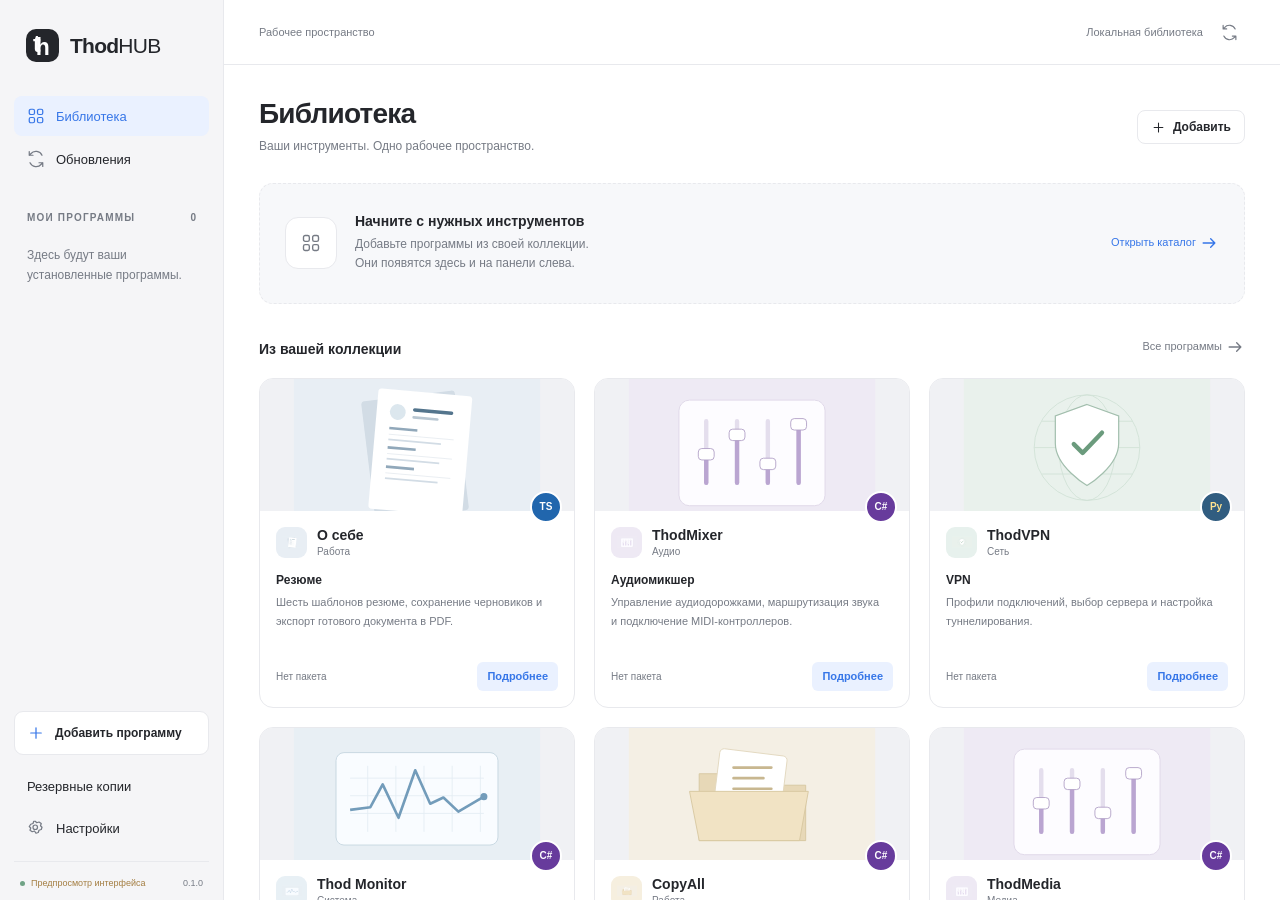
<file: rust-hub/wwwroot/index.html>
<!doctype html>
<html lang="ru">
<head>
  <meta charset="UTF-8">
  <meta name="viewport" content="width=device-width, initial-scale=1">
  <meta http-equiv="Content-Security-Policy" content="default-src 'self'; script-src 'self'; style-src 'self'; img-src 'self' data: https://raw.githubusercontent.com; frame-src https://*.thodhub.local; connect-src 'self'; object-src 'none'; base-uri 'none'">
  <title>ThodHUB</title>
  <link rel="stylesheet" href="styles.css">
  <script src="app.js" defer></script><script src="backups.js" defer></script>
</head>
<body>
  <div class="shell">
    <aside class="sidebar" aria-label="Навигация">
      <a class="brand" href="#library" aria-label="ThodHUB — библиотека"><span class="brand-mark">t<span>h</span></span><span>Thod<span class="brand-light">HUB</span></span></a>
      <nav id="main-nav"></nav>
      <div class="section-label">МОИ ПРОГРАММЫ <span id="installed-count">0</span></div>
      <div id="app-list" class="app-list" aria-label="Установленные программы"></div>
      <div class="sidebar-bottom">
        <button id="hub-update" class="hub-update" hidden><span class="hub-update-icon"></span><span class="hub-update-text"><strong>Обновление хаба</strong><small id="hub-update-version"></small></span></button>
        <button id="add-app" class="add-app"></button>
        <button id="backup-nav" class="nav-item" data-backups>Резервные копии</button><button id="settings-nav" class="nav-item"></button>
        <div class="sidebar-foot"><span class="status-dot"></span><span id="foot-state">На вашем компьютере</span><span id="hub-version">0.2.4</span></div>
      </div>
    </aside>
    <main id="main" tabindex="-1">
      <header class="toolbar"><div id="breadcrumb">Рабочее пространство</div><div class="toolbar-actions"><span id="sync-label">Локальная библиотека</span><button id="refresh" class="icon-button" aria-label="Обновить каталог" title="Обновить каталог"></button></div></header>
      <div id="notice" role="status" hidden></div>
      <section id="page"></section>
      <section id="module-area" hidden><div id="module-toolbar"></div><iframe id="module-frame" title="Программа" sandbox="allow-scripts allow-modals"></iframe></section>
    </main>
  </div>
  <dialog id="catalog-dialog" aria-labelledby="catalog-title">
    <div class="dialog-head"><div><div class="eyebrow">ВАША КОЛЛЕКЦИЯ</div><h2 id="catalog-title">Добавить программу</h2></div><button class="icon-button close-dialog" aria-label="Закрыть"></button></div>
    <div class="catalog-tools"><label class="search"><span id="search-icon"></span><input id="catalog-search" placeholder="Поиск программ" aria-label="Поиск программ" autocomplete="off"><kbd>Ctrl K</kbd></label><div id="filters" class="filters"></div></div>
    <div id="catalog-results" class="catalog-results"></div>
    <footer class="dialog-foot"><span id="catalog-summary"></span><span>Из ваших репозиториев GitHub</span></footer>
  </dialog>
  <dialog id="details-dialog" class="small-dialog" aria-labelledby="details-title"><div id="details-content"></div></dialog>
  <dialog id="update-dialog" class="small-dialog update-dialog" aria-labelledby="update-title"><div class="dialog-head"><div><div class="eyebrow">ДОСТУПНО ОБНОВЛЕНИЕ</div><h2 id="update-title">Обновление программы</h2></div><button class="icon-button close-dialog" aria-label="Закрыть"></button></div><div id="update-content" class="update-content"></div></dialog>
  <dialog id="hub-update-dialog" class="small-dialog update-dialog" aria-labelledby="hub-update-title"><div class="dialog-head"><div><div class="eyebrow">ОБНОВЛЕНИЕ ХАБА</div><h2 id="hub-update-title">ThodHUB</h2></div><button class="icon-button close-dialog" aria-label="Закрыть"></button></div><div id="hub-update-content" class="update-content"></div></dialog>
  <dialog id="remove-dialog" class="small-dialog" aria-labelledby="remove-title"><div class="dialog-head"><h2 id="remove-title">Удалить?</h2><button class="icon-button close-dialog" aria-label="Закрыть"></button></div><div class="detail-body"><p id="remove-description"></p><p id="remove-status" class="remove-status" role="status" hidden></p><div id="remove-progress" class="remove-progress" hidden><span></span></div><label class="remove-data"><input type="checkbox" id="remove-backup" checked>Сохранить локальную копию конфигов</label><label class="remove-data"><input type="checkbox" id="remove-data">Удалить настройки и данные</label><div class="detail-actions"><button id="confirm-remove" class="danger">Удалить</button></div></div></dialog>
  <dialog id="prompt-dialog" aria-labelledby="prompt-title"><div class="dialog-head"><div><div class="eyebrow">ДЛЯ ВАШЕГО АГЕНТА</div><h2 id="prompt-title">Новая программа для хаба</h2></div><button class="icon-button close-dialog" aria-label="Закрыть"></button></div><p class="prompt-intro">Отправьте эту инструкцию агенту. Он уточнит задачу и получит единый контракт подключения.</p><textarea id="prompt-text" readonly aria-label="Промпт для агента" spellcheck="false"></textarea><footer class="dialog-foot"><span>ThodHUB API · 1</span><button id="copy-prompt" class="primary">Скопировать промпт</button></footer></dialog>
  <dialog id="backup-dialog" aria-labelledby="backup-title"><div class="dialog-head"><div><div class="eyebrow">КОНФИГИ И НАСТРОЙКИ</div><h2 id="backup-title">Резервные копии</h2></div><button class="icon-button close-dialog" aria-label="Закрыть">×</button></div><div id="backup-content"></div></dialog>
  <dialog id="restore-dialog" class="small-dialog" aria-labelledby="restore-title"><div class="dialog-head"><h2 id="restore-title">Восстановить настройки?</h2><button class="icon-button close-dialog" aria-label="Закрыть">×</button></div><div class="detail-body"><p id="restore-description"></p><p>Текущие данные будут сохранены отдельной локальной копией, затем заменены выбранной версией. Закройте программу перед восстановлением.</p><div class="detail-actions"><button class="primary" id="confirm-restore">Восстановить</button></div></div></dialog>
  <div id="context-menu" class="context-menu" role="menu" aria-label="Действия с программой" hidden></div>
  <div id="toast" role="status" aria-live="polite" hidden></div>
</body>
</html>
</file>
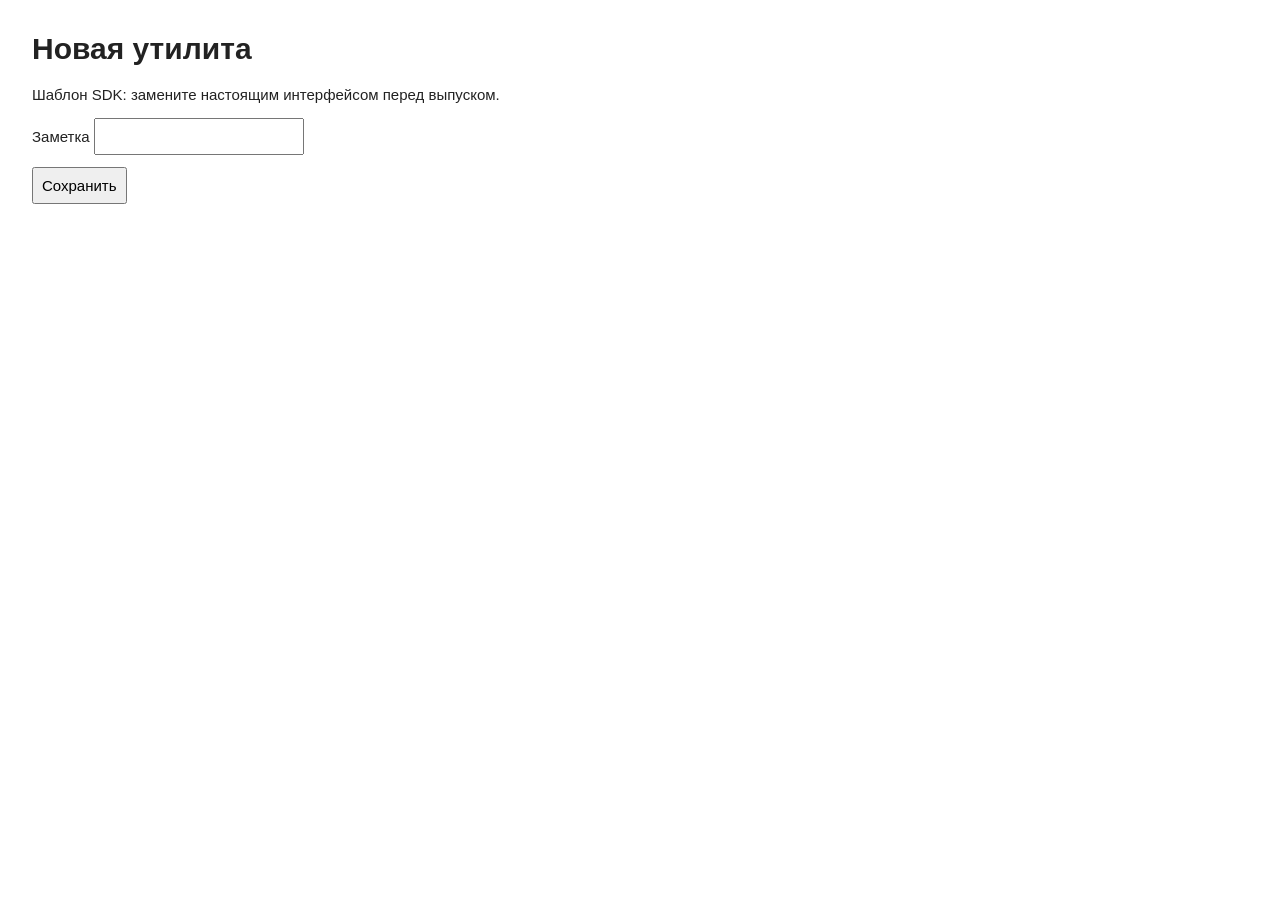
<file: templates/embedded/ui/index.html>
<!doctype html><html lang="ru"><meta charset="utf-8"><meta name="viewport" content="width=device-width,initial-scale=1">
<title>Новая утилита</title><style>body{font:15px 'Segoe UI',sans-serif;margin:32px;color:#222}button,input{font:inherit;padding:8px}label{display:block;margin:12px 0}</style>
<h1>Новая утилита</h1><p>Шаблон SDK: замените настоящим интерфейсом перед выпуском.</p>
<label>Заметка <input id="note"></label><button id="save">Сохранить</button><p id="status" role="status"></p>
<script src="thodhub.js"></script><script>
const note=document.querySelector('#note'),status=document.querySelector('#status');
thodHub.call('settings.get').then(s=>note.value=s?.note||'').catch(e=>status.textContent=e.message);
document.querySelector('#save').onclick=async()=>{try{await thodHub.call('settings.set',{note:note.value});status.textContent='Сохранено';}catch(e){status.textContent=e.message;}};
</script></html>
</file>
<file: rust-hub/wwwroot/styles.css>
:root{font-family:"Segoe UI Variable Text","Segoe UI",sans-serif;color-scheme:light;--bg:#fff;--side:#f5f5f7;--surface:#f7f8fa;--hover:#eceef2;--text:#24262b;--muted:#767b85;--line:#e8e9ed;--accent:#3676e8;--accent-soft:#eaf1ff;--shadow:0 24px 100px #1b24452b;--radius:14px;font-synthesis:none;font-size:14px}*{box-sizing:border-box}body{margin:0;background:var(--bg);color:var(--text)}body[data-theme=dark]{color-scheme:dark;--bg:#1c1d20;--side:#17181b;--surface:#25262a;--hover:#303238;--text:#ecedf0;--muted:#989ca5;--line:#303136;--accent:#81aaff;--accent-soft:#24344e;--shadow:0 24px 100px #0007}button,input,textarea{font:inherit}button,a,input,textarea{outline-offset:4px}button:focus-visible,a:focus-visible,input:focus-visible,textarea:focus-visible{outline:2px solid var(--accent)}button{cursor:pointer;color:inherit;border:0;background:none}button:disabled{cursor:default;opacity:.5}a{color:var(--accent);text-decoration:none}svg{width:20px;height:20px;flex-shrink:0;vertical-align:middle}button{transition:background .14s,color .14s}button:hover:not(:disabled){background:var(--hover)}[hidden]{display:none!important}.shell{display:flex;height:100vh;min-height:480px;overflow:hidden}.sidebar{width:224px;flex-shrink:0;background:var(--side);border-right:1px solid var(--line);padding:29px 14px 12px;display:flex;flex-direction:column}.brand{display:flex;align-items:center;gap:11px;color:var(--text);font-size:21px;font-weight:650;letter-spacing:-.75px;padding:0 12px;margin-bottom:34px}.brand-light{font-weight:350}.brand-mark{background:var(--text);color:var(--bg);width:33px;height:33px;border-radius:10px;font-size:23px;line-height:30px;font-weight:550;letter-spacing:-5px;padding-left:7px;padding-right:7px}.brand-mark span{position:relative;top:3px}.nav-item{width:100%;display:flex;align-items:center;gap:11px;border-radius:8px;padding:11px 13px;text-align:left;font-weight:500;font-size:13px;margin-bottom:3px;position:relative}.nav-item svg{width:18px;height:18px;color:var(--muted)}.nav-item.active{background:var(--accent-soft);color:var(--accent)}.nav-item.active svg{color:var(--accent)}.counter{margin-left:auto;font-size:11px;background:var(--hover);border-radius:5px;padding:2px 5px}.section-label{font-size:10px;letter-spacing:1.2px;font-weight:600;color:var(--muted);padding:30px 13px 10px;display:flex;justify-content:space-between}.section-label span{letter-spacing:0}.app-list{overflow-y:auto;flex:1;min-height:50px}.sidebar-empty{color:var(--muted);font-size:12px;line-height:1.7;padding:12px 13px}.sidebar-app{position:relative}.sidebar-app .nav-item{padding-right:30px}.sidebar-app .app-icon{width:26px;height:26px;border-radius:7px}.sidebar-app .app-icon svg{width:16px;height:16px}.sidebar-app .label{overflow:hidden;text-overflow:ellipsis;white-space:nowrap}.drag-handle{position:absolute;right:3px;top:50%;transform:translateY(-50%);display:grid;place-items:center;color:var(--muted);width:24px;height:30px;opacity:0;cursor:grab}.drag-handle svg{width:16px;height:16px}.sidebar-app:hover .drag-handle,.drag-handle:focus{opacity:1}.sidebar-app.dragging{opacity:.4}.sidebar-app.drag-over{border-top:2px solid var(--accent)}.sidebar-bottom{padding-top:18px}.add-app{display:flex;align-items:center;gap:10px;width:100%;border:1px solid var(--line);border-radius:9px;background:var(--bg);padding:11px 12px;font-size:12px;font-weight:600;margin-bottom:13px}.add-app svg{width:18px;color:var(--accent)}.sidebar-foot{display:flex;align-items:center;gap:6px;padding:16px 6px 0;border-top:1px solid var(--line);font-size:9px;color:var(--muted);margin-top:13px}.sidebar-foot span:last-child{margin-left:auto}.status-dot{width:5px;height:5px;border-radius:50%;background:#70a386}main{flex:1;min-width:0;overflow-y:auto}.toolbar{height:65px;border-bottom:1px solid var(--line);display:flex;align-items:center;justify-content:space-between;padding:0 35px;font-size:11px;color:var(--muted);position:sticky;top:0;z-index:2;background:var(--bg)}.toolbar-actions{display:flex;align-items:center;gap:10px}.icon-button{width:32px;height:32px;display:inline-flex;align-items:center;justify-content:center;border-radius:8px;flex-shrink:0}.icon-button svg{width:17px;height:17px}.spinning svg{animation:rotate 1.2s linear infinite}@keyframes rotate{to{transform:rotate(360deg)}}#page{padding:33px 35px 40px;max-width:1400px;margin:auto}.page-title{display:flex;justify-content:space-between;align-items:center;gap:20px;margin-bottom:27px}h1{font-size:28px;letter-spacing:-.8px;margin:0;font-weight:650}h2{font-size:23px;font-weight:650;letter-spacing:-.5px;margin:4px 0 0}h3{font-size:14px;font-weight:600;margin:0}p{line-height:1.6}.page-subtitle{color:var(--muted);font-size:12px;margin:7px 0 0}.primary,.secondary,.danger{display:inline-flex;align-items:center;justify-content:center;gap:7px;border-radius:8px;min-height:34px;padding:8px 13px;font-size:12px;font-weight:600;white-space:nowrap}.primary{background:var(--accent);color:#fff}.primary:hover:not(:disabled){background:#2866d8}.secondary{border:1px solid var(--line);background:var(--bg)}.danger{color:#c54c4c;border:1px solid #c54c4c44}.primary svg,.secondary svg{width:15px;height:15px}.section-heading{display:flex;justify-content:space-between;align-items:center;margin:28px 0 16px}.section-heading h2{font-size:14px;letter-spacing:0;font-weight:600}.text-button{font-size:11px;color:var(--muted);padding:5px 0;border-radius:4px}.text-button:hover{color:var(--accent)}.empty-library{border:1px dashed var(--line);border-radius:14px;padding:29px 25px;display:flex;gap:18px;align-items:center;background:var(--surface)}.empty-symbol{border:1px solid var(--line);border-radius:13px;width:52px;height:52px;display:grid;place-items:center;background:var(--bg);flex-shrink:0;color:var(--muted)}.empty-library h3{font-size:14px}.empty-library p{font-size:12px;color:var(--muted);margin:6px 0 0;max-width:440px}.empty-library .text-button{color:var(--accent);margin-left:auto;white-space:nowrap}.cards{display:grid;grid-template-columns:repeat(3,minmax(0,1fr));gap:19px}.card{border:1px solid var(--line);border-radius:var(--radius);overflow:hidden;min-width:0;background:var(--bg)}.card-art{height:132px;background:#f0f1f4;position:relative;overflow:hidden;display:flex;align-items:center;justify-content:center}.card-art svg.art{width:100%;height:100%;max-width:280px}.card-art img{width:100%;height:100%;object-fit:cover}.card-body{padding:16px}.card-title{display:flex;gap:10px;align-items:center}.app-icon{width:31px;height:31px;display:inline-flex;align-items:center;justify-content:center;border-radius:9px;flex-shrink:0}.app-icon.resume{color:#64839e;background:#e8eef4}.app-icon.mixer{color:#856b9f;background:#eee9f4}.app-icon.vpn{color:#528d7c;background:#e7f1ed}.app-icon.monitor{color:#487da0;background:#e8f0f5}.app-icon.copy{color:#b18e4c;background:#f6efdf}.card-title .category{font-size:10px;color:var(--muted);margin-top:3px}.card-description{font-size:11px;line-height:1.65;color:var(--muted);margin:13px 0 15px;min-height:37px;display:-webkit-box;-webkit-line-clamp:2;-webkit-box-orient:vertical;overflow:hidden}.card-foot{display:flex;justify-content:space-between;align-items:center;gap:5px}.version{font-size:10px;color:var(--muted)}.card-action{font-size:11px;color:var(--accent);background:var(--accent-soft);border-radius:6px;min-height:29px;padding:5px 10px;font-weight:600}.card-action:hover:not(:disabled){background:var(--hover)}.card-action.preparing{color:var(--muted);background:var(--surface)}.library-note{border-top:1px solid var(--line);display:flex;align-items:center;gap:12px;padding-top:21px;margin-top:28px;color:var(--muted);font-size:11px;line-height:1.6}.library-note svg{width:17px;height:17px}.library-note button{margin-left:auto;color:var(--accent);white-space:nowrap;font-size:11px}.eyebrow{font-size:10px;letter-spacing:1.4px;color:var(--muted);font-weight:600}dialog{border:1px solid var(--line);border-radius:18px;padding:0;background:var(--bg);color:var(--text);box-shadow:var(--shadow);width:min(860px,calc(100vw - 60px));max-height:calc(100vh - 60px);overflow:hidden}dialog::backdrop{background:#14172255;backdrop-filter:blur(5px)}.dialog-head{padding:27px 28px 20px;display:flex;align-items:flex-start;justify-content:space-between;gap:20px}.dialog-head h2{font-size:23px}.catalog-tools{padding:0 28px}.search{display:flex;align-items:center;gap:9px;background:var(--surface);border:1px solid var(--line);border-radius:9px;padding:10px 12px;color:var(--muted)}.search svg{width:17px;height:17px}.search input{border:0;background:none;color:var(--text);flex:1;min-width:0;font-size:12px;outline:0}.search:focus-within{border-color:var(--accent)}kbd{font-size:10px;font-family:inherit;border:1px solid var(--line);padding:2px 4px;border-radius:4px}.filters{display:flex;gap:4px;padding:17px 0 0}.filter{border-radius:6px;padding:6px 11px;font-size:11px;color:var(--muted)}.filter.selected{background:var(--accent-soft);color:var(--accent);font-weight:600}.catalog-results{padding:21px 28px 27px;max-height:calc(100vh - 285px);overflow-y:auto;min-height:160px}.catalog-results .cards{gap:14px}.catalog-results .card-art{height:108px}.catalog-results .card-body{padding:13px}.dialog-foot{border-top:1px solid var(--line);padding:16px 28px;display:flex;align-items:center;justify-content:space-between;gap:14px;color:var(--muted);font-size:10px;background:var(--surface)}.small-dialog{width:480px;overflow-y:auto}.small-dialog .card-art{height:180px}.detail-body{padding:25px}.detail-body h2{margin:10px 0}.detail-body p{color:var(--muted);font-size:13px}.detail-meta{display:grid;grid-template-columns:1fr 1fr;gap:15px;padding:19px 0;border-top:1px solid var(--line);border-bottom:1px solid var(--line);margin:22px 0}.detail-meta dt{color:var(--muted);font-size:10px;margin-bottom:5px}.detail-meta dd{font-size:12px;margin:0}.detail-actions{display:flex;gap:8px;flex-wrap:wrap}.detail-close{position:absolute;right:14px;top:14px;background:var(--bg);z-index:1}.release-notes{white-space:pre-wrap;max-height:180px;overflow:auto;line-height:1.6;font-size:12px;color:var(--muted);padding:12px;background:var(--surface);border-radius:8px}.settings-section{margin:25px 0 32px}.settings-section h2{font-size:13px;letter-spacing:0;margin:0 0 13px}.settings-rows{border-top:1px solid var(--line)}.settings-row{display:flex;align-items:center;justify-content:space-between;gap:24px;padding:20px 0;border-bottom:1px solid var(--line)}.settings-row h3{font-size:12px}.settings-row p{font-size:11px;color:var(--muted);margin:5px 0 0;max-width:440px;overflow-wrap:anywhere}.settings-select{font:inherit;color:var(--text);background:var(--surface);border:1px solid var(--line);border-radius:8px;padding:8px 10px;min-width:230px;cursor:pointer}.theme-options{display:flex;gap:9px}.theme-option{border:1px solid var(--line);border-radius:9px;width:86px;padding:7px;font-size:10px;color:var(--muted)}.theme-option.selected{border-color:var(--accent);color:var(--accent);background:var(--accent-soft)}.theme-preview{display:flex;height:43px;border-radius:5px;overflow:hidden;border:1px solid #d6d8de;background:#fff;margin-bottom:7px}.theme-preview:before{content:"";width:22%;background:#e9eaef;border-right:1px solid #d6d8de}.theme-preview:after{content:"";margin:9px 6px;width:38px;height:4px;background:#d8dce5;box-shadow:0 8px 0 #e8eaf0,0 16px 0 #e8eaf0}.theme-preview.dark{background:#24252a;border-color:#45464e}.theme-preview.dark:before{background:#17181b;border-color:#45464e}.theme-preview.dark:after{background:#777b85;box-shadow:0 8px 0 #45464e,0 16px 0 #45464e}.theme-preview.system{background:linear-gradient(110deg,#fff 50%,#24252a 50%)}.switch{position:relative;display:block;width:34px;height:20px}.switch input{opacity:0;position:absolute;width:100%;height:100%;margin:0;cursor:pointer;z-index:1}.switch span{display:block;width:34px;height:20px;border-radius:20px;background:var(--hover)}.switch span:after{content:"";width:14px;height:14px;border-radius:50%;position:absolute;left:3px;top:3px;background:white;box-shadow:0 1px 3px #0003;transition:transform .15s}.switch input:checked+span{background:var(--accent)}.switch input:checked+span:after{transform:translateX(14px)}.switch input:focus-visible+span{outline:2px solid var(--accent);outline-offset:3px}.prompt-intro{font-size:12px;color:var(--muted);padding:0 28px;margin:0 0 18px}#prompt-text{display:block;width:calc(100% - 56px);margin:0 28px 24px;border:1px solid var(--line);border-radius:10px;background:var(--surface);color:var(--text);padding:18px;resize:vertical;height:320px;line-height:1.7;font-family:Consolas,monospace;font-size:11px}#notice{margin:18px 35px 0;background:var(--surface);padding:12px 15px;border-radius:9px;font-size:12px;line-height:1.6;border:1px solid var(--line);color:var(--muted)}#toast{position:fixed;bottom:24px;left:calc(50% + 100px);transform:translateX(-50%);max-width:540px;padding:13px 20px;border:1px solid var(--line);background:var(--text);color:var(--bg);border-radius:11px;font-size:12px;box-shadow:var(--shadow);z-index:10}.empty-results{text-align:center;padding:40px 15px;color:var(--muted);font-size:13px}.update-row{display:flex;align-items:center;gap:14px;border-bottom:1px solid var(--line);padding:20px 0}.update-row p{color:var(--muted);font-size:11px;margin:4px 0}.update-row button{margin-left:auto}.progress-track{height:3px;background:var(--line);border-radius:3px;overflow:hidden;margin-top:12px}.progress-track span{display:block;height:100%;background:var(--accent)}#module-area{height:calc(100vh - 65px);display:flex;flex-direction:column}#module-toolbar{height:52px;display:flex;align-items:center;gap:12px;padding:0 22px;border-bottom:1px solid var(--line);font-size:12px;flex-shrink:0}#module-toolbar .version{margin-left:auto}#module-frame{border:0;width:100%;flex:1;background:var(--bg)}.permission-list{font-size:12px;line-height:1.8;color:var(--muted);padding-left:18px}.preview-badge{color:#a47e42}.loading-placeholder{border-radius:12px;height:190px;background:var(--surface);margin-top:30px}.narrow-label{display:none}@media(max-width:1000px){.sidebar{width:195px;padding-left:10px;padding-right:10px}#page{padding:27px 25px}.toolbar{padding:0 25px}.cards{gap:13px}.card-art{height:110px}.card-body{padding:13px}.card-title{gap:7px}.card-title h3{font-size:12px}.empty-library{padding:23px 19px}.empty-library .text-button{display:none}.card-foot{flex-wrap:wrap;gap:8px}.settings-row{gap:16px}.theme-option{width:72px}}@media(max-width:850px){.cards{grid-template-columns:repeat(2,minmax(0,1fr))}.catalog-results .cards{grid-template-columns:repeat(2,minmax(0,1fr))}.toolbar #sync-label{display:none}.settings-row{align-items:flex-start;flex-wrap:wrap}.brand{font-size:19px}.page-title{gap:10px}h1{font-size:25px}.library-note{align-items:flex-start;flex-wrap:wrap}.library-note button{margin-left:29px}}@media(prefers-reduced-motion:reduce){*,*:before,*:after{transition:none!important;animation:none!important;scroll-behavior:auto!important}}

.standalone-hero{display:grid;grid-template-columns:260px 1fr;gap:32px;align-items:center;padding:25px 0 35px;border-bottom:1px solid var(--line)}.standalone-art{height:200px;border-radius:16px;overflow:hidden;background:var(--surface);display:grid;place-items:center}.standalone-art svg{width:100%;height:100%}.standalone-hero h2{margin:10px 0}.standalone-hero p{color:var(--muted);font-size:13px;max-width:450px}.standalone-hero .primary{margin-top:10px}.remove-data{font-size:12px;display:flex;align-items:center;gap:10px;line-height:1.6;margin:20px 0 10px}.module-fullscreen .sidebar,.module-fullscreen .toolbar,.module-fullscreen #notice{display:none!important}.module-fullscreen #module-area{height:100vh}.module-fullscreen #module-toolbar{height:44px}.module-fullscreen #module-frame{height:calc(100vh - 44px)}@media(max-width:900px){.standalone-hero{grid-template-columns:180px 1fr;gap:22px}.standalone-art{height:170px}}
.card-description strong{display:block;font-size:12px;font-weight:650;color:var(--text);margin-bottom:3px}.card-description span{display:block}.card-description{min-height:70px!important}.package-meta{display:flex;flex-wrap:wrap;align-items:center;gap:4px 8px}.package-meta>span{white-space:nowrap}.package-meta>span+span:before{content:"·";margin-right:8px}.sidebar-app.downloading{opacity:.62;position:relative;margin-bottom:5px}.sidebar-app.downloading .label small{display:block;font-size:10px;font-weight:400;color:var(--muted);margin-top:3px}.sidebar-progress{height:2px;margin:0 12px 0 46px;background:var(--line);overflow:hidden;border-radius:2px}.sidebar-progress i{display:block;height:100%;width:var(--progress,0%);background:var(--accent);transition:width .15s linear}.danger{background:#b92f3a!important;color:#fff!important;border-color:#b92f3a!important}.danger:hover{background:#a32630!important}#backup-dialog{width:min(900px,calc(100vw - 48px))}#backup-content{overflow:auto;max-height:70vh}.backup-body{padding:22px 28px}.backup-controls{display:flex;gap:10px;align-items:end;flex-wrap:wrap;margin:12px 0}.backup-body label{display:flex;flex-direction:column;gap:7px;font-size:12px;flex:1}.backup-body select,.backup-body input{font:inherit;color:var(--text);background:var(--surface);border:1px solid var(--line);border-radius:7px;padding:9px;min-width:180px}.backup-row{display:flex;align-items:center;justify-content:space-between;gap:16px;padding:14px 0;border-bottom:1px solid var(--line)}.backup-row strong{font-size:13px}.backup-row small{display:block;color:var(--muted);font-size:11px;margin-top:5px}.backup-history{margin:20px 0}.backup-connection{border:1px solid var(--line);border-radius:10px;padding:16px;margin:18px 0}.backup-body summary{cursor:pointer;font-size:13px;margin-bottom:12px}.backup-status,.backup-warning{font-size:13px;line-height:1.6;margin:16px;color:var(--muted)}.remove-data{display:flex;align-items:center;gap:8px;margin:15px 0}
.app-icon img{width:100%;height:100%;object-fit:contain;border-radius:inherit}

/* Explicit update actions; right-aligned download size; one close control per dialog. */
.card-foot{flex-wrap:nowrap;gap:12px}.install-controls{display:inline-flex;align-items:center;gap:10px;margin-left:auto;white-space:nowrap}.package-size{font-size:12px;color:var(--muted);white-space:nowrap}.card-foot>.version{margin-right:auto}.update-badge{position:absolute;right:10px;bottom:10px;display:flex;align-items:center;gap:5px;background:var(--bg);color:var(--accent);border:1px solid var(--line);border-radius:20px;padding:6px 10px;font-size:12px;box-shadow:0 2px 8px #0001}.update-badge svg{width:16px;height:16px}.sidebar-update{color:var(--accent);width:24px;flex-shrink:0;display:grid;place-items:center}.sidebar-update svg{width:18px;height:18px}.sidebar-app .nav-item{min-width:0}.sidebar-app:has(.sidebar-update) .drag-handle{display:none}.standalone-art{position:relative}#module-toolbar .update-badge{position:static;padding:4px 9px;box-shadow:none}#details-dialog{width:min(680px,calc(100vw - 48px))}#details-dialog .card-art{height:200px}.detail-body{padding:24px 28px}.detail-primary{display:flex;align-items:center;gap:12px;margin-top:20px}.detail-management{display:flex;flex-wrap:wrap;gap:8px;border-top:1px solid var(--line);padding-top:20px;margin-top:22px}.detail-management .danger{margin-left:auto}.update-entry{padding:10px 0 22px;border-bottom:1px solid var(--line)}.update-row{border:0;padding:12px 0}.update-name{flex:1}.update-row button{margin-left:0}.update-entry .release-notes{margin:4px 0;max-height:180px}.detail-actions{justify-content:flex-end}.error-text{color:#b92f3a!important}.cards{grid-template-columns:repeat(auto-fit,minmax(250px,1fr))}.catalog-results .cards{grid-template-columns:repeat(auto-fit,minmax(250px,1fr))}

.card[data-product]{cursor:pointer}.card[data-product]:focus-visible{outline:2px solid var(--accent);outline-offset:3px}.card-description{display:block;-webkit-line-clamp:unset;height:76px;min-height:76px!important;overflow-y:auto;overflow-x:hidden;overscroll-behavior:contain;scrollbar-width:thin;scrollbar-color:var(--line) transparent;cursor:text;padding-right:5px;user-select:text}.card-description:focus-visible{outline:1px solid var(--accent);outline-offset:3px}.product-tools{border-top:1px solid var(--line);margin-top:24px;padding-top:20px}.product-tools h3{margin-bottom:12px}.product-tools .detail-management{margin:0;border:0;padding-top:12px;display:grid;grid-template-columns:repeat(2,minmax(0,1fr))}.product-tools .danger{margin:0}.product-tools .secondary{white-space:normal;min-height:38px}.product-tools #product-integration{display:flex;gap:8px;flex-wrap:wrap}#backup-mode-help{margin:0 0 12px}.backup-file-actions{display:flex;gap:8px;flex-wrap:wrap;margin-top:10px}

/* Обновления хаба и программ, контекстное меню, сгруппированное управление. */
:root{--update:#2c9b5f;--update-soft:#e8f6ee;--update-line:#bfe4cf}
body[data-theme=dark]{--update:#6fd39b;--update-soft:#1b3528;--update-line:#2d5b42}
.hub-update{display:flex;align-items:center;gap:10px;width:100%;text-align:left;border:1px solid var(--update-line);background:var(--update-soft);color:var(--text);border-radius:9px;padding:10px 11px;margin-bottom:8px}
.hub-update:hover:not(:disabled){background:var(--update-soft);border-color:var(--update)}
.hub-update-icon{width:26px;height:26px;border-radius:50%;background:var(--bg);color:var(--update);display:grid;place-items:center;flex-shrink:0;border:1px solid var(--update-line)}
.hub-update-icon svg{width:15px;height:15px}
.hub-update-text{display:flex;flex-direction:column;gap:2px;min-width:0}
.hub-update-text strong{font-size:12px;line-height:1.2}
.hub-update-text small{font-size:10px;color:var(--update);font-weight:600;white-space:nowrap}
.sidebar-update{position:absolute;right:5px;top:50%;transform:translateY(-50%);color:var(--update);background:var(--update-soft);border:1px solid var(--update-line);border-radius:50%;width:23px;height:23px;display:grid;place-items:center;padding:0;z-index:1}
.sidebar-update:hover:not(:disabled){background:var(--update-line)}
.sidebar-update svg{width:14px;height:14px}
.update-arrow{color:var(--update);background:var(--update-soft);border:1px solid var(--update-line);border-radius:50%;width:28px;height:28px;display:inline-grid;place-items:center;padding:0;flex-shrink:0}
.update-arrow:hover:not(:disabled){background:var(--update-line)}
.update-arrow svg{width:15px;height:15px}
.version-next{color:var(--update);font-weight:650}
.update-dot{position:absolute;right:10px;top:10px;width:27px;height:27px;border-radius:50%;background:var(--bg);color:var(--update);border:1px solid var(--update-line);display:grid;place-items:center;box-shadow:0 2px 8px #0001}
.update-dot svg{width:15px;height:15px}
.context-menu{position:fixed;z-index:60;min-width:224px;padding:6px;border:1px solid var(--line);border-radius:10px;background:var(--bg);box-shadow:0 14px 40px #1b244533;display:flex;flex-direction:column;gap:1px}
body[data-theme=dark] .context-menu{box-shadow:0 14px 40px #0007}
.context-menu button{display:flex;align-items:center;gap:10px;width:100%;padding:9px 10px;border-radius:7px;font-size:12px;text-align:left}
.context-menu button svg{width:17px;height:17px;color:var(--muted)}
.context-menu .context-update{color:var(--update)}
.context-menu .context-update svg{color:var(--update)}
.context-menu .context-danger{color:#b92f3a}
.context-menu .context-danger svg{color:#b92f3a}
.context-separator{height:1px;background:var(--line);margin:5px 4px}
.update-dialog{width:min(540px,calc(100vw - 48px))}
.update-content{padding:0 28px 26px}
.update-app{display:flex;align-items:center;gap:12px;padding:4px 0 15px;border-bottom:1px solid var(--line);margin-bottom:14px}
.update-app-name{flex:1;display:flex;flex-direction:column;gap:3px;min-width:0}
.update-app-name strong{font-size:14px}
.update-app-name span{font-size:12px;color:var(--update);font-weight:600}
.update-content .release-notes{margin:0 0 16px}
.update-description{color:var(--muted);font-size:12px;line-height:1.55;margin:0 0 14px}
.update-action{color:var(--update);border-color:var(--update-line);background:var(--update-soft)}
.update-action:hover:not(:disabled){background:var(--update-line)}
.update-action svg{color:var(--update)}
.update-actions{display:flex;justify-content:flex-end;align-items:center;gap:8px;flex-wrap:wrap}
.update-actions .text-button{margin-right:auto}
.hub-update-glyph{width:34px;height:34px;border-radius:10px;background:var(--update-soft);color:var(--update);display:grid;place-items:center;flex-shrink:0}
.hub-update-glyph svg{width:18px;height:18px}
.hub-footer-actions{display:flex;gap:8px;flex-wrap:wrap}
.detail-description{color:var(--muted);font-size:13px;line-height:1.6;margin:10px 0 0}
.detail-status{display:flex;align-items:center;gap:8px;flex-wrap:wrap;margin:16px 0 0}
.status-chip{font-size:11px;font-weight:600;padding:5px 9px;border-radius:20px;background:var(--surface);border:1px solid var(--line);color:var(--muted)}
.status-chip.on{color:var(--text)}
.status-note{font-size:11px;color:var(--muted)}
.detail-primary{display:flex;align-items:center;gap:10px;flex-wrap:wrap;margin-top:18px}
.release-details{margin-top:18px;border-top:1px solid var(--line);padding-top:14px}
.release-details summary{cursor:pointer;font-size:12px;font-weight:600;color:var(--muted);list-style:none}
.release-details summary:before{content:"▸";display:inline-block;margin-right:7px;transition:transform .15s}
.release-details[open] summary:before{transform:rotate(90deg)}
.release-details .release-notes{margin-top:10px}
.management-groups{display:flex;flex-direction:column;gap:18px;margin-top:14px}
.management-group h4{font-size:10px;text-transform:uppercase;letter-spacing:1.1px;color:var(--muted);margin:0 0 8px;font-weight:600}
.management-grid{display:grid;grid-template-columns:repeat(2,minmax(0,1fr));gap:7px}
.manage-button{display:flex;align-items:center;gap:9px;border:1px solid var(--line);border-radius:8px;padding:9px 10px;font-size:12px;text-align:left;background:var(--bg);min-height:38px}
.manage-button svg{width:16px;height:16px;color:var(--muted)}
.manage-button:hover:not(:disabled){background:var(--surface)}
.danger-group{border-top:1px solid var(--line);padding-top:16px}
.danger-row{display:flex;align-items:center;gap:16px;justify-content:space-between;flex-wrap:wrap}
.danger-row strong{font-size:12px}
.danger-row p{font-size:11px;color:var(--muted);margin:4px 0 0;max-width:300px}
@media(max-width:520px){.management-grid{grid-template-columns:1fr}}
.card-foot>.version{min-width:0;overflow:hidden;text-overflow:ellipsis;white-space:nowrap}
/* Keep every green update glyph centered inside its own control, independent of artwork SVG rules. */
.sidebar-app .nav-item{margin-bottom:0}.sidebar-app{margin-bottom:3px}
.update-arrow,.sidebar-update,.update-dot,.hub-update-icon,.hub-update-glyph{display:inline-flex;align-items:center;justify-content:center;line-height:1;padding:0}
.update-arrow>svg,.sidebar-update>svg,.update-dot>svg,.hub-update-icon>svg{display:block;flex:none;margin:0;width:15px;height:15px;max-width:none;max-height:none}
.sidebar-update>svg{width:14px;height:14px}
.hub-update-glyph>svg{display:block;flex:none;margin:0;width:18px;height:18px;max-width:none;max-height:none}
.update-action{display:inline-flex;align-items:center;justify-content:center;gap:7px}
.update-action>svg{display:block;flex:none;margin:0;width:15px;height:15px;max-width:none;max-height:none}

.sidebar-app.missing .label small{display:block;color:#b4453b;font-size:10px;font-weight:600;line-height:1.3;margin-top:3px}
.sidebar-app.missing{background:var(--surface);border-radius:9px;margin-bottom:6px}
.sidebar-app.missing .nav-item{padding-right:44px}
.sidebar-app.missing .drag-handle,.sidebar-app.missing .sidebar-update{display:none}
.sidebar-missing-actions{position:absolute;right:4px;top:50%;transform:translateY(-50%);display:flex;flex-direction:row;align-items:center;gap:2px;z-index:2}
.sidebar-action{display:grid;place-items:center;width:18px;height:18px;padding:0;border:0;border-radius:0;background:transparent;box-shadow:none;color:var(--muted);line-height:1}
.sidebar-action svg{width:13px;height:13px}
.sidebar-action:hover:not(:disabled){background:transparent;color:var(--text)}
.sidebar-action.primary{color:var(--accent)}
.sidebar-action.primary:hover:not(:disabled){background:transparent;color:var(--accent);opacity:.7}
.sidebar-action.remove{color:#b4453b}
.sidebar-action.remove:hover:not(:disabled){background:transparent;color:#8f2f27;opacity:.75}
body[data-theme=dark] .sidebar-action.remove{color:#f0a8a1}
body[data-theme=dark] .sidebar-action.remove:hover:not(:disabled){background:transparent;color:#ffc2bb}
.card.missing{background:#f3f4f6;border-color:#e1e3e7}
.card.missing .card-art>svg.art,.card.missing .card-art>img{filter:grayscale(1);opacity:.55}
.card.missing .card-description,.card.missing .version{opacity:.85}
body[data-theme=dark] .card.missing{background:#212226;border-color:#2d2e33}

.status-chip.missing{color:#b4453b;border-color:#e7c3bf;background:#fbeeec}
.danger-text{color:#b4453b}
.danger-text:hover{color:#8f2f27}


/* Main language badge shared by catalog, library and details. */
.card-cover { position: relative; }
.language-badge {
  position: absolute;
  right: 12px;
  bottom: -12px;
  display: grid;
  place-items: center;
  width: 32px;
  height: 32px;
  border: 2px solid var(--bg);
  border-radius: 50%;
  background: var(--language-bg, var(--surface));
  color: var(--language-text, var(--text));
  font-size: 10px;
  font-weight: 700;
  line-height: 1;
}
.language-badge svg { width: 16px; height: 16px; }
.language-rust { --language-bg: #984525; --language-text: #fff; }
.language-csharp { --language-bg: #673b9c; --language-text: #fff; }
.language-python { --language-bg: #315d80; --language-text: #ffe38f; }
.language-javascript { --language-bg: #f4d85d; --language-text: #302a17; }
.language-typescript { --language-bg: #2166ad; --language-text: #fff; }
.language-cpp { --language-bg: #225181; --language-text: #fff; }
.language-c { --language-bg: #4e587e; --language-text: #fff; }
.language-go { --language-bg: #a6e1eb; --language-text: #193e47; }
.language-java { --language-bg: #943a33; --language-text: #fff; }
.language-kotlin { --language-bg: #6f45bc; --language-text: #fff; }
.language-swift { --language-bg: #a44129; --language-text: #fff; }
.language-powershell { --language-bg: #29437e; --language-text: #fff; }
.language-shell { --language-bg: #2f6249; --language-text: #fff; }
.language-pascal { --language-bg: #574632; --language-text: #fff; }
.language-ruby { --language-bg: #a82e43; --language-text: #fff; }
.language-php { --language-bg: #d9daf4; --language-text: #393365; }
.language-lua { --language-bg: #3d4389; --language-text: #fff; }
.language-dart { --language-bg: #a8dbfa; --language-text: #163753; }
.language-html { --language-bg: #ffd3b9; --language-text: #6e3018; font-size: 8px; }
.language-css { --language-bg: #53489c; --language-text: #fff; }

/* Removal progress: uninstall can upload a large backup for several minutes. */
.remove-status{margin:0 0 12px;font-size:12px;line-height:1.6;color:var(--muted)}
.remove-progress{height:3px;margin:0 0 16px;background:var(--line);border-radius:3px;overflow:hidden}
.remove-progress span{display:block;height:100%;width:35%;background:var(--accent);animation:remove-progress 1.2s ease-in-out infinite}
@keyframes remove-progress{0%{transform:translateX(-100%)}100%{transform:translateX(300%)}}
</file>
